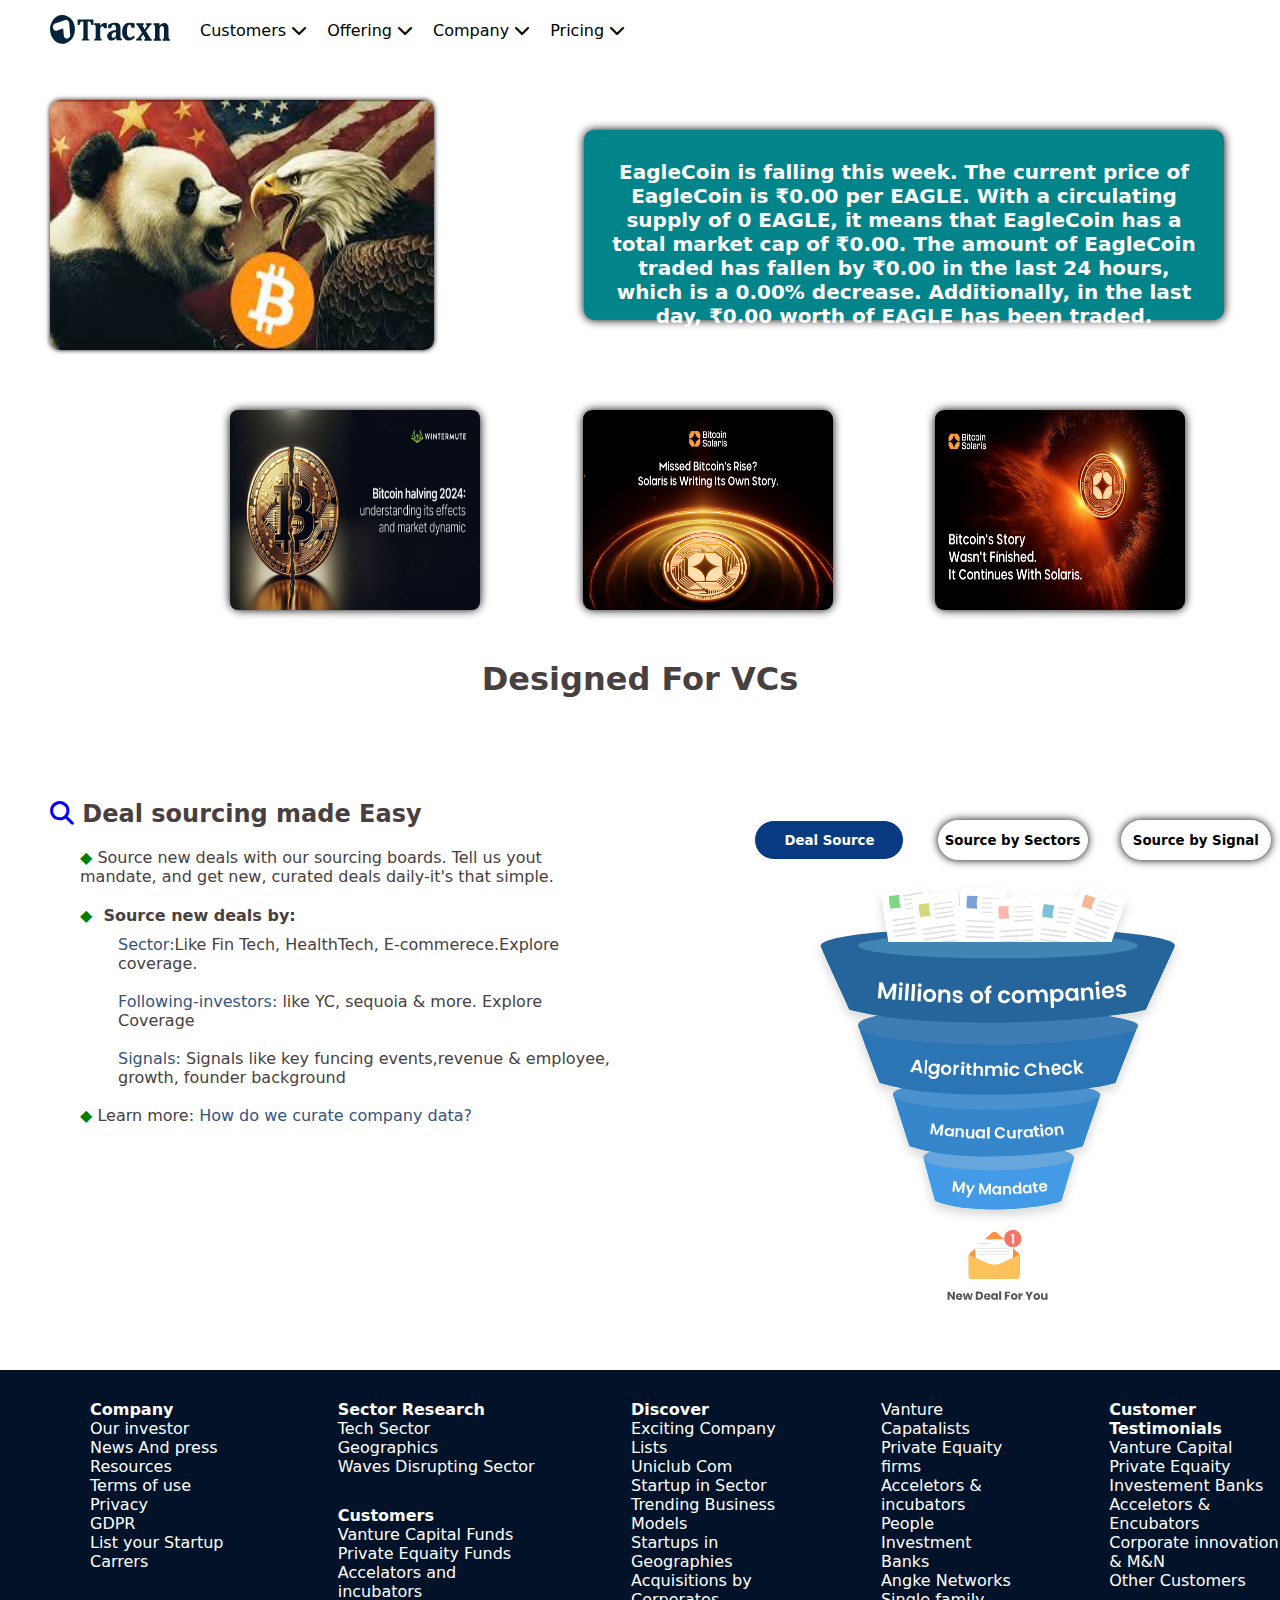
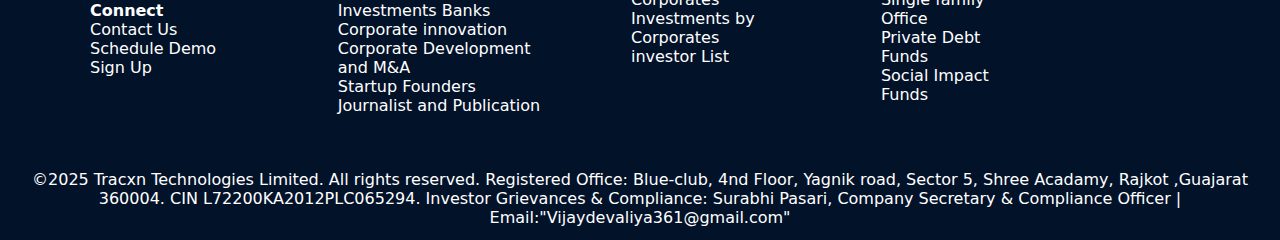
<file: index.html>
<!DOCTYPE html>
<html lang="en">

<head>
    <meta charset="UTF-8">
    <meta name="viewport" content="width=device-width, initial-scale=1.0">
    <title>Event Example in java script</title>
    <style>
        *{
            margin: 0;
            padding: 0;
        }
    </style>
    <script src="jquery-3.7.1.js"></script>
    

    <script src="customers.js"></script>
    <link rel="stylesheet" href="https://cdnjs.cloudflare.com/ajax/libs/font-awesome/6.5.0/css/all.min.css">



</head>


<body>
    <header id="navbar">
        <!-- <h2 id="header1"> <i class="fa-solid fa-circle-arrow-up"></i>Tracxn</h2> -->
        <img src="tracxn-logo-full-100x22.svg" id="header1">
        <ul id="ul1">
            <li>
                <a id="ven" href="customers.html">Customers <i class="fa-solid fa-chevron-down"></i></a>
                
            </li>
            <li>
                <a id="offer" href="offering.html" >Offering <i class="fa-solid fa-chevron-down"></i></a>
            </li>
            <li>
                <a id="company">Company <i class="fa-solid fa-chevron-down"></i><a>
            </li>
            <li>
                <a id="pricing" href="Pricing.html">Pricing <i class="fa-solid fa-chevron-down"></i><a>

            </li>



        </ul>


    </header>

    <div id="first-page-in-main">
        <img src="bitcoin.jpeg" id="index-img">
        <div id="first-div-in-content">
            <div id="first-div-information">
            EagleCoin is falling this week. The current price of EagleCoin is ₹0.00 per EAGLE. With a circulating supply of 0 EAGLE, it means that EagleCoin has a total market cap of ₹0.00. The amount of EagleCoin traded has fallen by ₹0.00 in the last 24 hours, which is a 0.00% decrease. Additionally, in the last day, ₹0.00 worth of EAGLE has been traded.
            </div>
            
        </div>


    </div>

    <div id="main-container-in-first">
        <div id="main-in-img1">
            <img src="bitcoin2.jpg">
        </div>
        <div id="main-in-img2">
            <img src="bitcoin3.jpeg">
        </div>

        <div id="main-in-img3">
            <img src="bitcoin4.jpeg">

        </div>

    </div>

    <div id="Content-in-h1-for-div1">
        <h1 id="h1-in-content">
            Designed For VCs

        </h1>
       

    </div>
    <div id="sourcing-easy-instructions-container">

    <div id="sourcing-easy-instructions">
        <h2><i class="fa fa-search"></i>&nbsp;Deal sourcing made Easy</h2>

        <ul id="instructions-li1">
            <li><span class="instructions-span">&#9670;</span>&nbsp;Source new deals with our sourcing boards. Tell us yout mandate, and get new, curated deals daily-it's that simple.</li>
        </ul>

        <ul id="instructions-li2">
            <li><span class="instructions-span">&#9670;</span>&nbsp; Source new deals by:
                <ul id="source-deals-li1">
                    <li><span class="source-list">Sector:</span>Like Fin Tech, HealthTech, E-commerece.Explore coverage.</li><br>
                    <li><span class="source-list">Following-investors: </span>like YC, sequoia & more. Explore Coverage </li><br>
                    <li><span class="source-list">Signals: </span>Signals like key funcing events,revenue & employee, growth, founder background</li><br>
                </ul>
            </li>

        </ul>
        <ul id="instructions-li3">
            <li><span class="instructions-span1">&#9670;</span> Learn more: <span class="sourcing-span1-in-span">How do we curate company data?</span></li>
        </ul>


    </div>

    <div id="source-new-deal-for">
        <div id="imges-link-div">

            <button id="button-in-source-deal">Deal Source</button>
            <button id="button1-in-source-deal">Source by Sectors</button>
            <button id="button2-in-source-deal">Source by Signal</button>
        
        </div>
        <div id="source-img">
            <img src="deal-source.svg" id="source1-img1">
        </div>
        

    </div>

    </div>


    <div id="company-footer">
        <div id="company-ul1-div">
        <ul id="company-ul1">
            <li id="company-li1">

                Company 
                
                
                <ul id="company-ul1-in-ul">
                    <li >Our investor</li>
                    <li >News And press Resources</li>
                    <li>Terms of use</li>
                    <li>Privacy</li>
                    <li>GDPR</li>
                    <li>List your Startup</li>
                    <li>Carrers</li>

                </ul>
            </li>
        </ul>

        <ul id="contact-footer-in-ul">
            <li>
                Connect
                
                <ul id="contact-in-ul1"> 
                    <li>Contact Us</li>
                    <li>Schedule Demo</li>
                    <li>Sign Up</li>
                </ul>
            </li>
        </ul>
        </div>

        <div id="company-ul2-div2" >
            <ul id="Sector-Research">
                <li>
                    Sector  Research
                    <ul id="Sector-research-in-ul">
                        <li>Tech Sector</li>
                        <li>Geographics</li>
                        <li>Waves Disrupting Sector</li>
                    </ul>
                </li>
            </ul>

            <ul id="Customers-in-research-ul">
                <li>
                    Customers
                    <ul id="Customers-in-ul">
                        <li>Vanture Capital Funds</li>
                        <li>Private Equaity Funds</li>
                        <li>Accelators and incubators </li>
                        <li>Investments Banks</li>
                        <li>Corporate innovation</li>
                        <li>Corporate Development and M&A</li>
                        <li>Startup Founders</li>
                        <li>Journalist and Publication</li>

                    </ul>
                </li>
            </ul>
        </div>

        <div id="company-ul3-div3">
            <ul id="Discover-in-ul1">
                <li id="Discover-ul-in-li">
                    Discover
                    <ul id="Discover-ul-in-li2">
                        <li>Exciting Company Lists</li>
                        <li>Uniclub Com</li>
                        <li>Startup in Sector </li>
                        <li>Trending Business Models</li>
                        <li>Startups in Geographies</li>
                        <li>Acquisitions by Corporates</li>
                        <li>Investments by Corporates</li>
                        <li>investor List</li>
                    </ul>
                </li>
            </ul>

            
        </div>

        <div id="Discover-ul-div">
            <ul id="Discover-in-ul-li">
                <li>Vanture Capatalists</li>
                <li>Private Equaity firms</li>
                <li>Acceletors & incubators</li>
                <li>People</li>
                <li>Investment Banks</li>
                <li>Angke Networks</li>
                <li>Single family Office</li>
                <li>Private Debt Funds</li>
                <li>Social Impact Funds</li>
            </ul>
        </div>

        <div id="Customers Testimonials">
            <ul id="Testimonials-ul1">
                <li id="Testimonials-ul1-li">
                    Customer Testimonials
                    <ul id="Testimonials-ul2-li2">
                        <li>Vanture Capital</li>
                        <li>Private Equaity</li>
                        <li>Investement Banks</li>
                        <li>Acceletors & Encubators</li>
                        <li>Corporate innovation & M&N</li>
                        <li>Other Customers</li>
                    </ul>
                </li>
            </ul>
        </div>


    </div>
     <div id="footer-in-number-div">
        
             &copy;2025 Tracxn Technologies Limited. All rights reserved. Registered Office: Blue-club, 4nd Floor,  Yagnik road, Sector 5, Shree Acadamy, Rajkot ,Guajarat  360004. CIN L72200KA2012PLC065294.
Investor Grievances & Compliance: Surabhi Pasari, Company Secretary & Compliance Officer | Email:"Vijaydevaliya361@gmail.com"
        </div>

 



   
</body>

 </html>
</file>
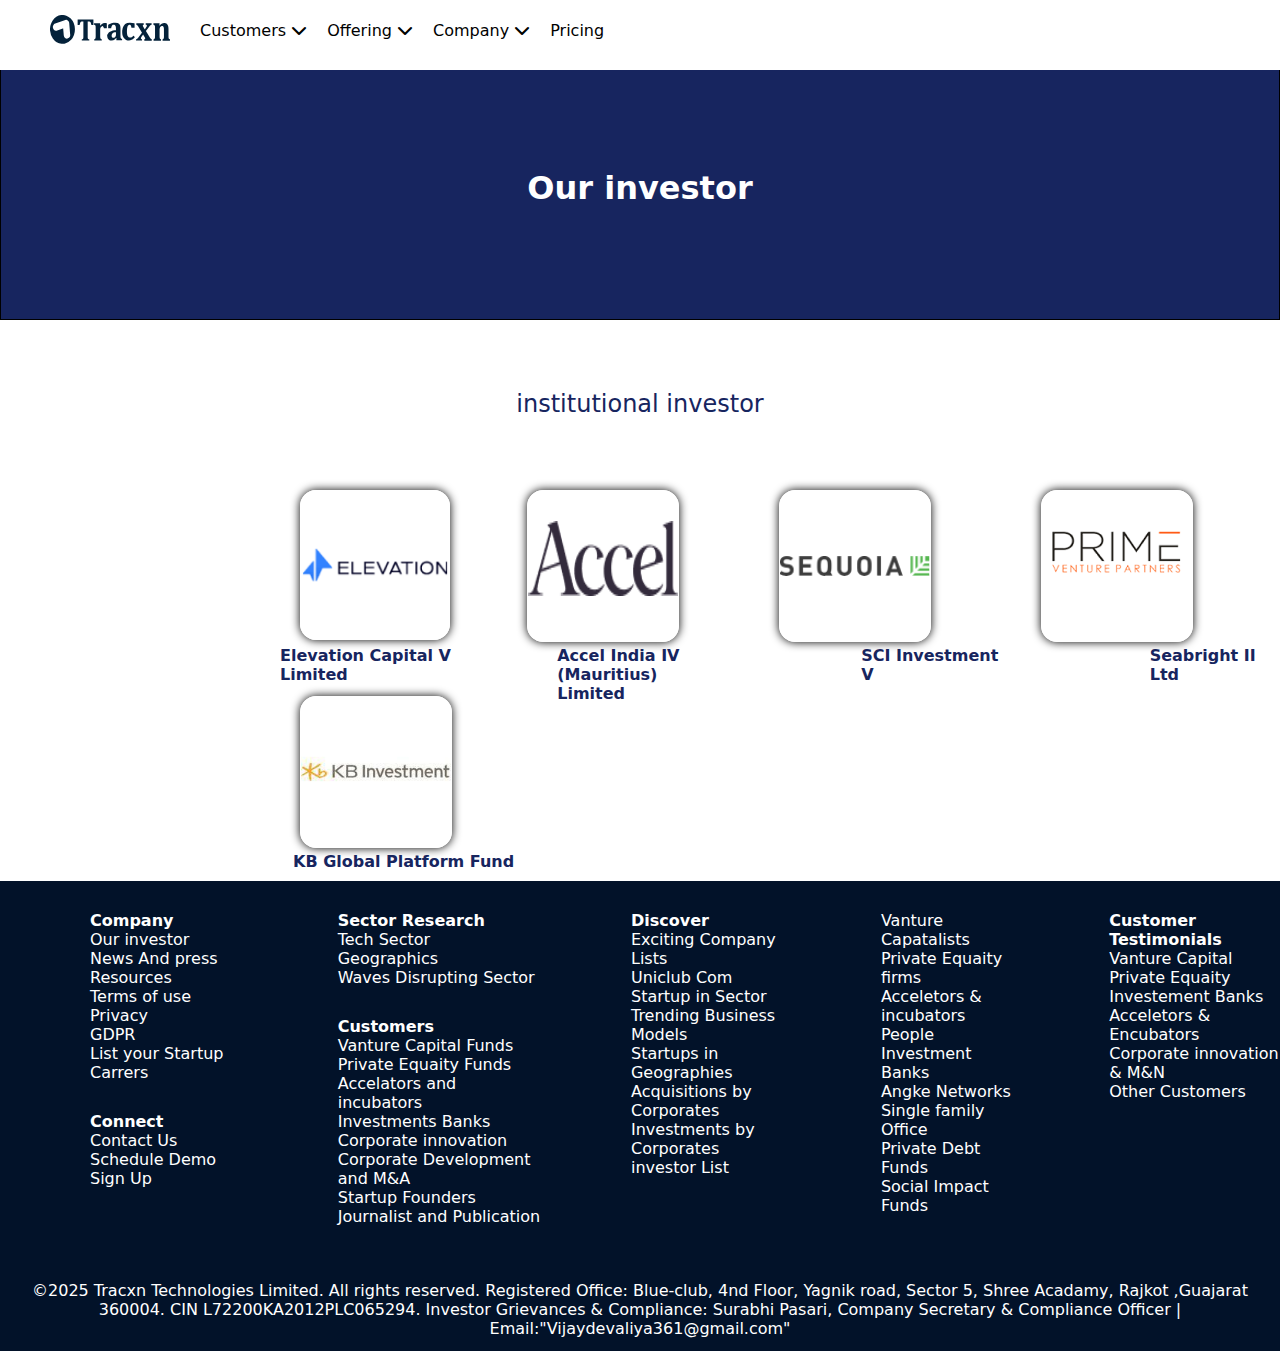
<file: Company.html>
<!DOCTYPE html>
<html lang="en">
<head>
    <meta charset="UTF-8">
    <meta name="viewport" content="width=device-width, initial-scale=1.0">
    <title>Company details</title>
    <script src="jquery-3.7.1.js"></script>
    <script src="customers.js"></script>
    <link rel="stylesheet" href="https://cdnjs.cloudflare.com/ajax/libs/font-awesome/6.5.0/css/all.min.css">

</head>
<body>
    <header id="navbar">
        <img src="tracxn-logo-full-100x22.svg" id="header1">
        <ul id="ul1">
            <li>
                <a id="ven" href="customers.html">Customers <i class="fa-solid fa-chevron-down"></i></a>
                
            </li>
            <li>
                <a id="offer" href="offering.html" >Offering <i class="fa-solid fa-chevron-down"></i></a>
            </li>
            <li>
                <a id="company">Company <i class="fa-solid fa-chevron-down"></i><a>
            </li>
            <li>
                <a id="pricing" href="Pricing.html">Pricing<a>

            </li>



        </ul>


    </header>
    <br>

    <div id="company-div-main">
        <h1 id="company-main-h1">Our investor</h1>
    </div>

    <div id="company-div2-main">

        <h2 id="company-main-h2">
            institutional investor
        </h2>
    </div>
    

    <div id="company-div3-main">
        <div id="company-img-div1"> 
        <img src="company1.png">
        </div>

        <div id="company-img-div2">

         <img src="company2.png" >
        </div>

        <div id="company-img-div3">

        <img src="company3.png"> 
        </div>
        <div id="company-img-div4">    

        <img src="company5.png">
        </div>
       
    </div>

    <div id="img-p">
        <p id="img1-p1">Elevation Capital V Limited</p>
        <p id="img2-p2">Accel India IV (Mauritius) <br> Limited</p>

        <p id="img3-p3">SCI Investment V</p>
        <p id="img4-p4">Seabright II Ltd</p>
    </div>

    <div id="img5">
        <img src="company4.jpg" id="company5">
    </div>
    <p id="img5-p5">KB Global Platform Fund</p>

    <div id="company-footer">
        <div id="company-ul1-div">
        <ul id="company-ul1">
            <li id="company-li1">

                Company 
                
                
                <ul id="company-ul1-in-ul">
                    <li >Our investor</li>
                    <li >News And press Resources</li>
                    <li>Terms of use</li>
                    <li>Privacy</li>
                    <li>GDPR</li>
                    <li>List your Startup</li>
                    <li>Carrers</li>

                </ul>
            </li>
        </ul>

        <ul id="contact-footer-in-ul">
            <li>
                Connect
                
                <ul id="contact-in-ul1"> 
                    <li>Contact Us</li>
                    <li>Schedule Demo</li>
                    <li>Sign Up</li>
                </ul>
            </li>
        </ul>
        </div>

        <div id="company-ul2-div2" >
            <ul id="Sector-Research">
                <li>
                    Sector  Research
                    <ul id="Sector-research-in-ul">
                        <li>Tech Sector</li>
                        <li>Geographics</li>
                        <li>Waves Disrupting Sector</li>
                    </ul>
                </li>
            </ul>

            <ul id="Customers-in-research-ul">
                <li>
                    Customers
                    <ul id="Customers-in-ul">
                        <li>Vanture Capital Funds</li>
                        <li>Private Equaity Funds</li>
                        <li>Accelators and incubators </li>
                        <li>Investments Banks</li>
                        <li>Corporate innovation</li>
                        <li>Corporate Development and M&A</li>
                        <li>Startup Founders</li>
                        <li>Journalist and Publication</li>

                    </ul>
                </li>
            </ul>
        </div>

        <div id="company-ul3-div3">
            <ul id="Discover-in-ul1">
                <li id="Discover-ul-in-li">
                    Discover
                    <ul id="Discover-ul-in-li2">
                        <li>Exciting Company Lists</li>
                        <li>Uniclub Com</li>
                        <li>Startup in Sector </li>
                        <li>Trending Business Models</li>
                        <li>Startups in Geographies</li>
                        <li>Acquisitions by Corporates</li>
                        <li>Investments by Corporates</li>
                        <li>investor List</li>
                    </ul>
                </li>
            </ul>

            
        </div>

        <div id="Discover-ul-div">
            <ul id="Discover-in-ul-li">
                <li>Vanture Capatalists</li>
                <li>Private Equaity firms</li>
                <li>Acceletors & incubators</li>
                <li>People</li>
                <li>Investment Banks</li>
                <li>Angke Networks</li>
                <li>Single family Office</li>
                <li>Private Debt Funds</li>
                <li>Social Impact Funds</li>
            </ul>
        </div>

        <div id="Customers Testimonials">
            <ul id="Testimonials-ul1">
                <li id="Testimonials-ul1-li">
                    Customer Testimonials
                    <ul id="Testimonials-ul2-li2">
                        <li>Vanture Capital</li>
                        <li>Private Equaity</li>
                        <li>Investement Banks</li>
                        <li>Acceletors & Encubators</li>
                        <li>Corporate innovation & M&N</li>
                        <li>Other Customers</li>
                    </ul>
                </li>
            </ul>
        </div>
        

       


        

    </div>

    <div id="footer-in-number-div">
         &copy;2025 Tracxn Technologies Limited. All rights reserved. Registered Office: Blue-club, 4nd Floor,  Yagnik road, Sector 5, Shree Acadamy, Rajkot ,Guajarat  360004. CIN L72200KA2012PLC065294.
Investor Grievances & Compliance: Surabhi Pasari, Company Secretary & Compliance Officer | Email:"Vijaydevaliya361@gmail.com"
        </div>
    </div>




    
    
</body>
</html>
</file>
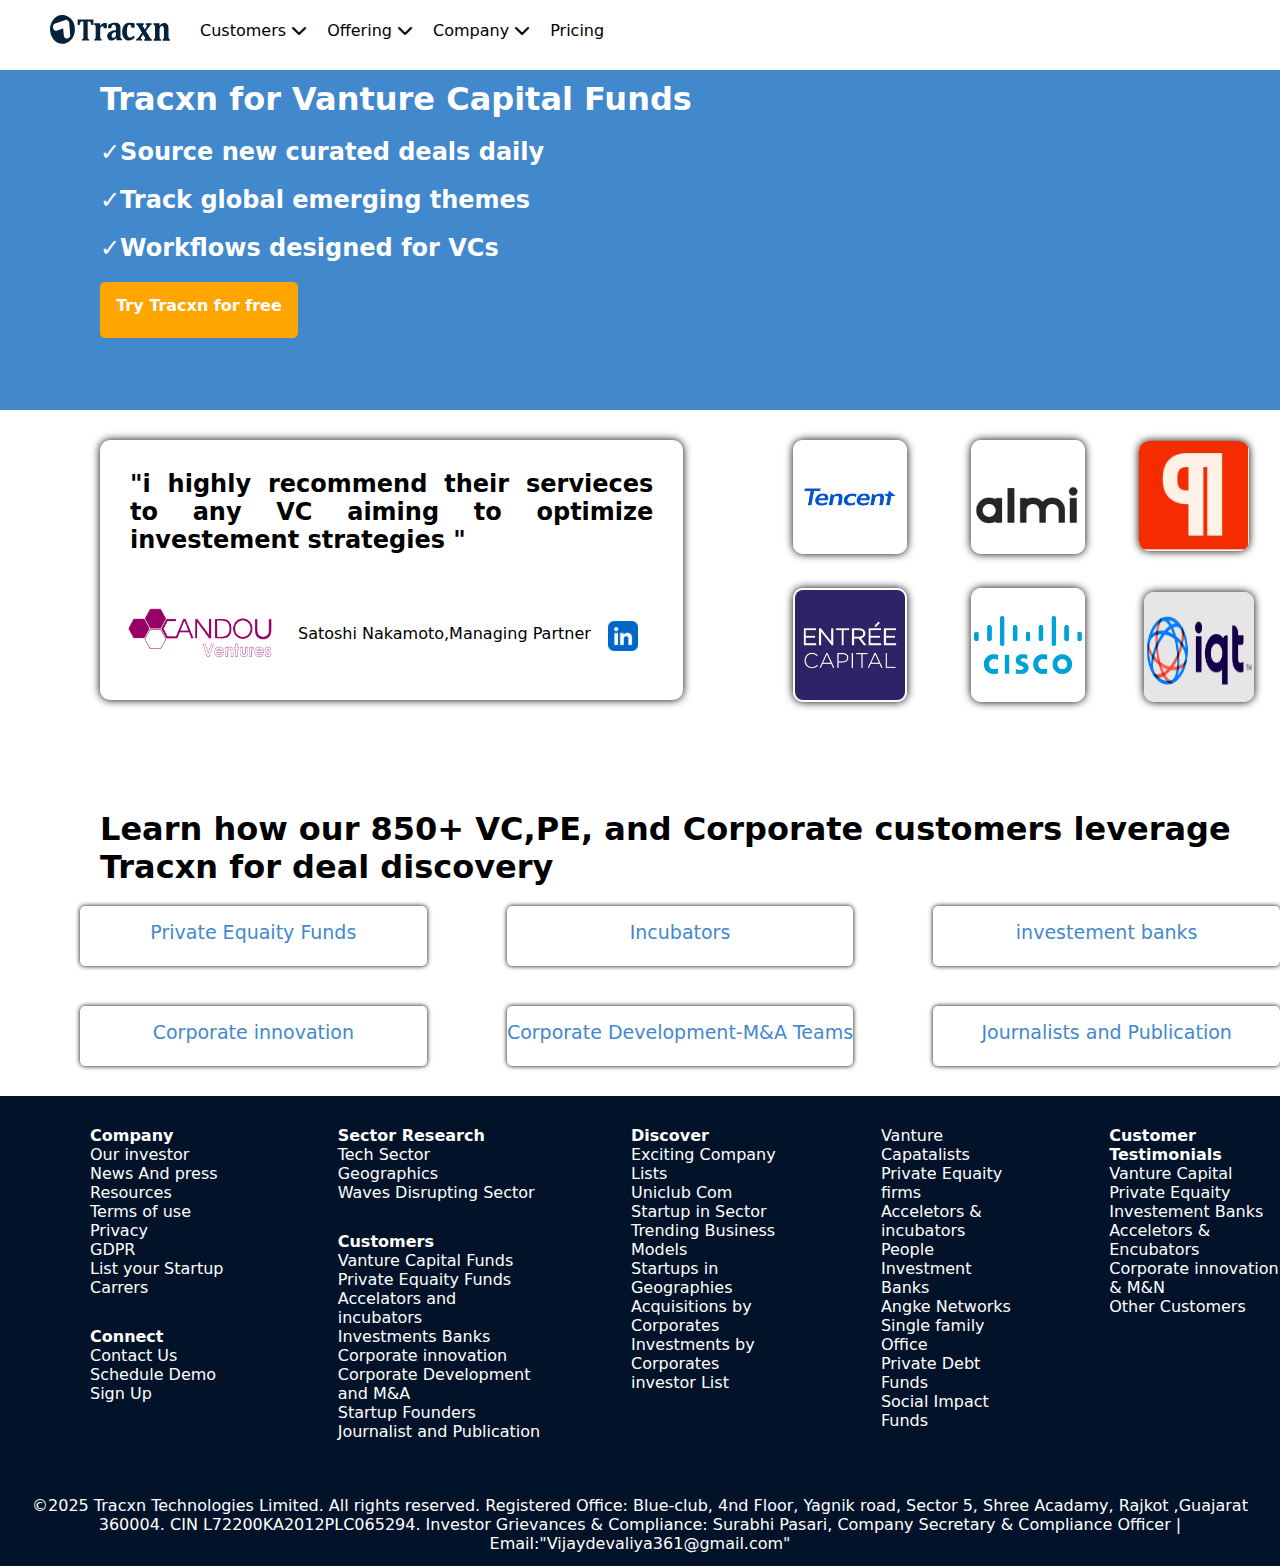
<file: customers.html>
<!DOCTYPE html>
<html lang="en">

<head>
    <meta charset="UTF-8">
    <meta name="viewport" content="width=device-width, initial-scale=1.0">
    <title>Customers in tracxn </title>
    <link rel="stylesheet" href="https://cdnjs.cloudflare.com/ajax/libs/font-awesome/6.5.0/css/all.min.css">
    <script src="jquery-3.7.1.js"></script>
    <script src="customers.js"></script>
    <link rel="stylesheet" href="customers.css">
    <style>
        
    

    </style>


    
</head>

<body>
    <header id="navbar">
        <!-- <h2 id="header1"> <i class="fa-solid fa-circle-arrow-up"></i>Tracxn</h2> -->
        <img src="tracxn-logo-full-100x22.svg" id="header1">
        <ul id="ul1">
            <li>
                <a id="ven">Customers <i class="fa-solid fa-chevron-down"></i></a>
                
            </li>
            <li>
                <a id="offer" href="offering.html" >Offering <i class="fa-solid fa-chevron-down"></i></a>
            </li>
            <li>
                <a id="company" href="Company.html">Company <i class="fa-solid fa-chevron-down"></i><a>
            </li>
            <li>
                <a id="pricing" href="Pricing.html">Pricing<a>

            </li>



        </ul>


    </header>
    <div id="main">
        <h1 id="h1">Tracxn for Vanture Capital Funds</h1>
        <h2 id="h2"><span>&check;Source</span> new curated deals daily</h2>
        <h2 id="h21"><span>&check;Track</span> global emerging themes</h2>
        <h2 id="h22"><span>&check;Workflows</span> designed for VCs</h2>


        <a href="freecard.html" id="a1">Try Tracxn for free</a>


    </div>


    <section id="content-in-left-box">
        <div id="content-in-box1">

            <h2 id="text1">"i highly recommend their servieces to any VC aiming to optimize investement strategies "
            </h2>

            <div id="content-in-box2">
                <img src="img1.png" height="50px" width="150px" id="img1">

                <p id="p1">Satoshi Nakamoto,Managing Partner</p>

                <img src="img2.webp" height="50px" id="img2">
            </div>

        </div>
        <div id="content-in-right-box">
            <img src="tecent.jpg" height="110px" width="110px" id="content-in-right-box-img1">
            <img src="aimi.jpg" height="110px" width="110px" id="content-in-right-box-img2">
            <img src="qui.png" height="110px" width="110px" id="content-in-right-box-img3">
            <img src="entree.jpg" height="110px" width="110px" id="content-in-right-box-img4">

            <img src="cisco.png" height="110px" width="110px" id="content-in-right-box-img5">

            <img src="iqt.png" height="110px" width="110px" id="content-in-right-box-img6">


        </div>
    </section>


    <footer id="footer">

        <h1 id="footer-text">Learn how our 850+ VC,PE, and Corporate customers leverage Tracxn for deal discovery</h1>

        <div id="footer-in-div"> 
            <div id="footerdiv1">
                <p id="footer-p1"> Private Equaity Funds</p>
            </div>
            <div id="footerdiv2">
                <p id="footer-p2">Incubators</p>
            </div>
            <div id="footerdiv3">
                <p id="footer-p3">investement banks</p>
            </div>
            
        </div>

        <div id="footer-in-div1">
            <div id="footerdiv4">
                <p id="footer-p4"> Corporate innovation</p>
            </div>
            <div id="footerdiv5">
                <p id="footer-p5">Corporate Development-M&A Teams</p>
            </div>
            <div id="footerdiv6"><p id="footer-p6">Journalists and Publication</p></div>
        </div>

        
        





    </footer>
    
    <div id="company-footer">
        <div id="company-ul1-div">
        <ul id="company-ul1">
            <li id="company-li1">

                Company 
                
                
                <ul id="company-ul1-in-ul">
                    <li >Our investor</li>
                    <li >News And press Resources</li>
                    <li>Terms of use</li>
                    <li>Privacy</li>
                    <li>GDPR</li>
                    <li>List your Startup</li>
                    <li>Carrers</li>

                </ul>
            </li>
        </ul>

        <ul id="contact-footer-in-ul">
            <li>
                Connect
                
                <ul id="contact-in-ul1"> 
                    <li>Contact Us</li>
                    <li>Schedule Demo</li>
                    <li>Sign Up</li>
                </ul>
            </li>
        </ul>
        </div>

        <div id="company-ul2-div2" >
            <ul id="Sector-Research">
                <li>
                    Sector  Research
                    <ul id="Sector-research-in-ul">
                        <li>Tech Sector</li>
                        <li>Geographics</li>
                        <li>Waves Disrupting Sector</li>
                    </ul>
                </li>
            </ul>

            <ul id="Customers-in-research-ul">
                <li>
                    Customers
                    <ul id="Customers-in-ul">
                        <li>Vanture Capital Funds</li>
                        <li>Private Equaity Funds</li>
                        <li>Accelators and incubators </li>
                        <li>Investments Banks</li>
                        <li>Corporate innovation</li>
                        <li>Corporate Development and M&A</li>
                        <li>Startup Founders</li>
                        <li>Journalist and Publication</li>

                    </ul>
                </li>
            </ul>
        </div>

        <div id="company-ul3-div3">
            <ul id="Discover-in-ul1">
                <li id="Discover-ul-in-li">
                    Discover
                    <ul id="Discover-ul-in-li2">
                        <li>Exciting Company Lists</li>
                        <li>Uniclub Com</li>
                        <li>Startup in Sector </li>
                        <li>Trending Business Models</li>
                        <li>Startups in Geographies</li>
                        <li>Acquisitions by Corporates</li>
                        <li>Investments by Corporates</li>
                        <li>investor List</li>
                    </ul>
                </li>
            </ul>

            
        </div>

        <div id="Discover-ul-div">
            <ul id="Discover-in-ul-li">
                <li>Vanture Capatalists</li>
                <li>Private Equaity firms</li>
                <li>Acceletors & incubators</li>
                <li>People</li>
                <li>Investment Banks</li>
                <li>Angke Networks</li>
                <li>Single family Office</li>
                <li>Private Debt Funds</li>
                <li>Social Impact Funds</li>
            </ul>
        </div>

        <div id="Customers Testimonials">
            <ul id="Testimonials-ul1">
                <li id="Testimonials-ul1-li">
                    Customer Testimonials
                    <ul id="Testimonials-ul2-li2">
                        <li>Vanture Capital</li>
                        <li>Private Equaity</li>
                        <li>Investement Banks</li>
                        <li>Acceletors & Encubators</li>
                        <li>Corporate innovation & M&N</li>
                        <li>Other Customers</li>
                    </ul>
                </li>
            </ul>
        </div>


    </div>
     <div id="footer-in-number-div">
        
             &copy;2025 Tracxn Technologies Limited. All rights reserved. Registered Office: Blue-club, 4nd Floor,  Yagnik road, Sector 5, Shree Acadamy, Rajkot ,Guajarat  360004. CIN L72200KA2012PLC065294.
Investor Grievances & Compliance: Surabhi Pasari, Company Secretary & Compliance Officer | Email:"Vijaydevaliya361@gmail.com"

        </div>







    

</body>

</html>
</file>
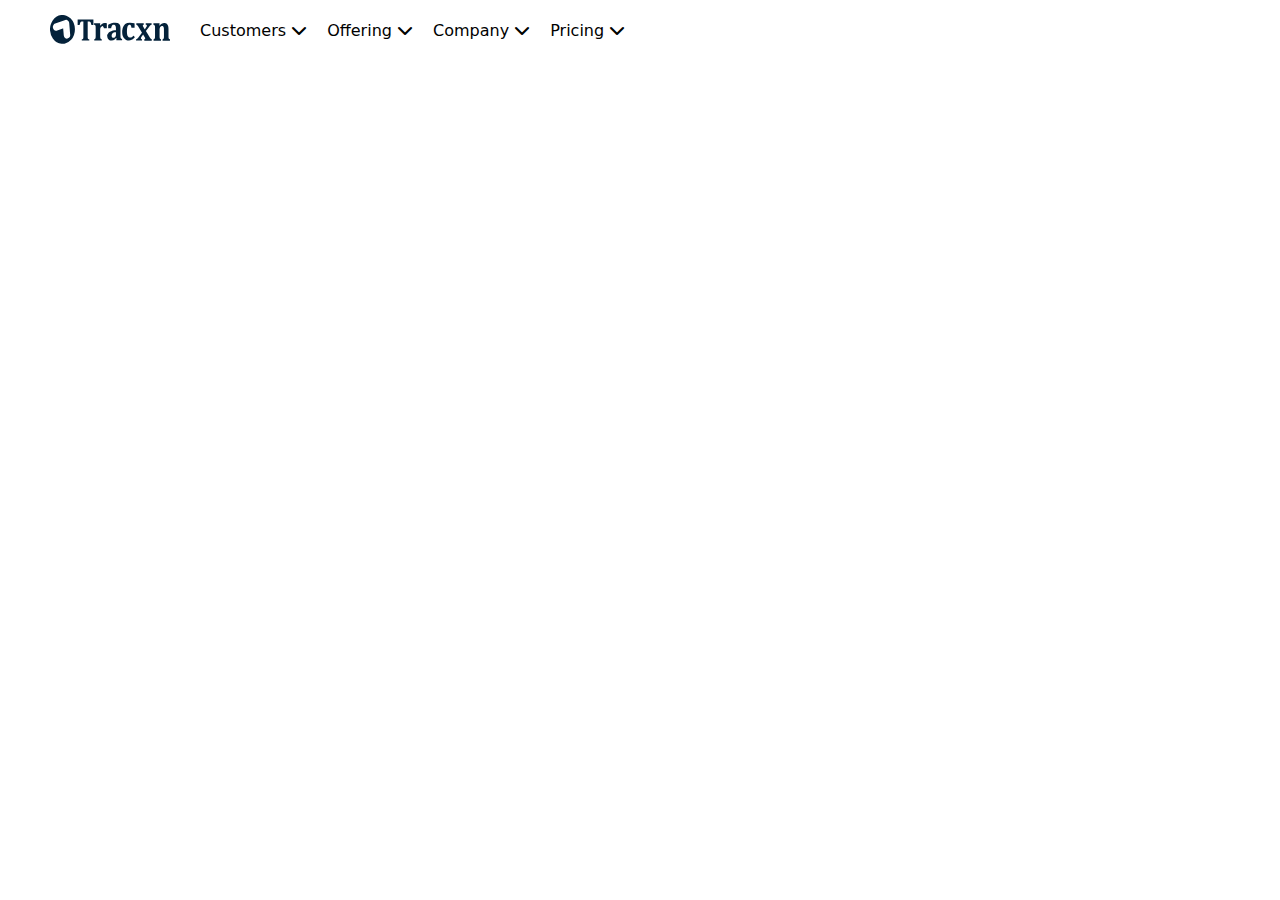
<file: media_quary_in-jquery.html>
<!DOCTYPE html>
<html lang="en">
<head>
    <meta charset="UTF-8">
    <meta name="viewport" content="width=device-width, initial-scale=1.0">
    <title>Media quary in jquary</title>
    <!-- <script src="https://code.jquery.com/jquery-3.7.1.js"
  integrity="sha256-eKhayi8LEQwp4NKxN+CfCh+3qOVUtJn3QNZ0TciWLP4="
  crossorigin="anonymous"></script> -->
  <script src="jquery-3.7.1.js"></script>

    <script src="media.js"></script>
    <link rel="stylesheet" href="https://cdnjs.cloudflare.com/ajax/libs/font-awesome/6.5.0/css/all.min.css">
</head>
<body>

    <header id="navbar">
        <img src="tracxn-logo-full-100x22.svg" id="img_header">
        <ul  id="ul1">
            <li>
                <a href="#" id="cus">Customers <i class="fa-solid fa-chevron-down"></i></a>
            </li>

            <li>
                <a href="#" id="Offe">Offering <i class="fa-solid fa-chevron-down"></i></a>
            </li>

            <li>
                <a href="#" id="Com">Company <i class="fa-solid fa-chevron-down"></i></a>
            </li>

            <li>
                <a href="#" id="pricing">Pricing <i class="fa-solid fa-chevron-down"></i></a>
            </li>
        </ul>



    </header>
    
</body>
</html>
</file>
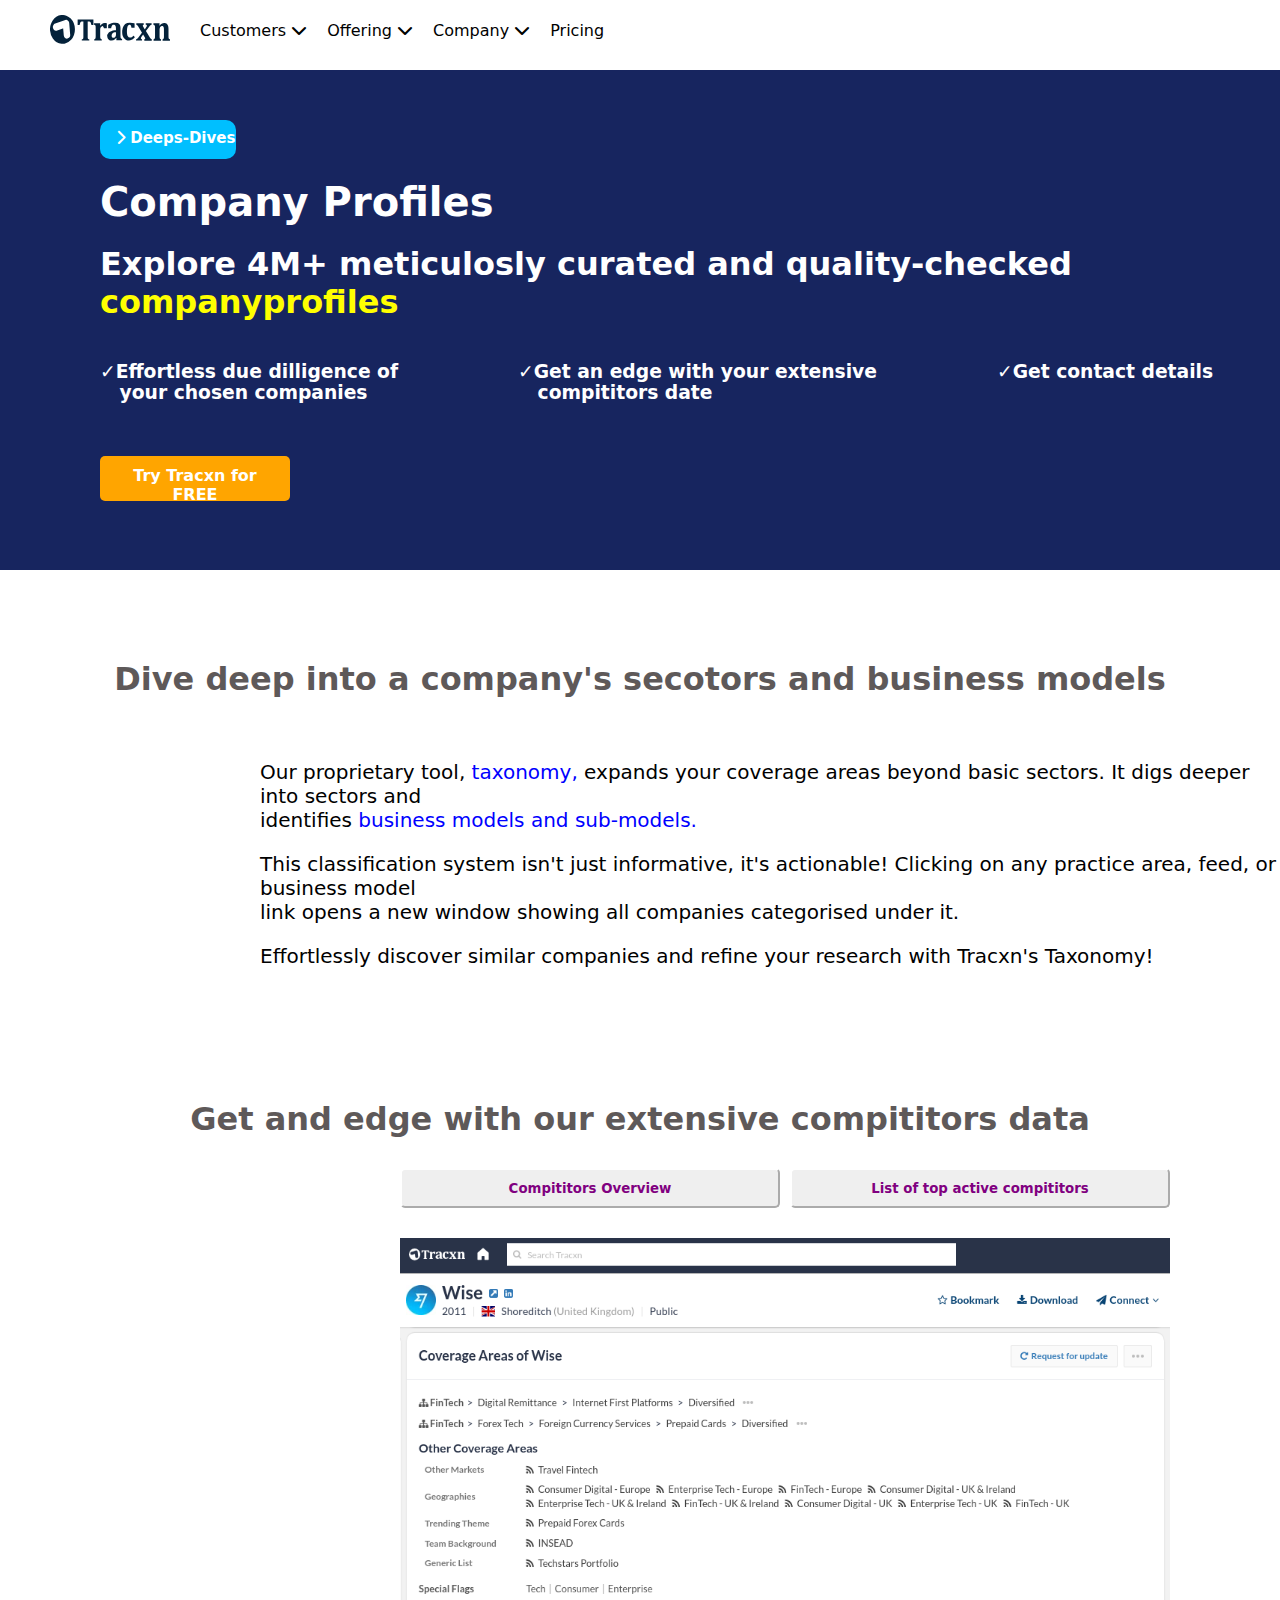
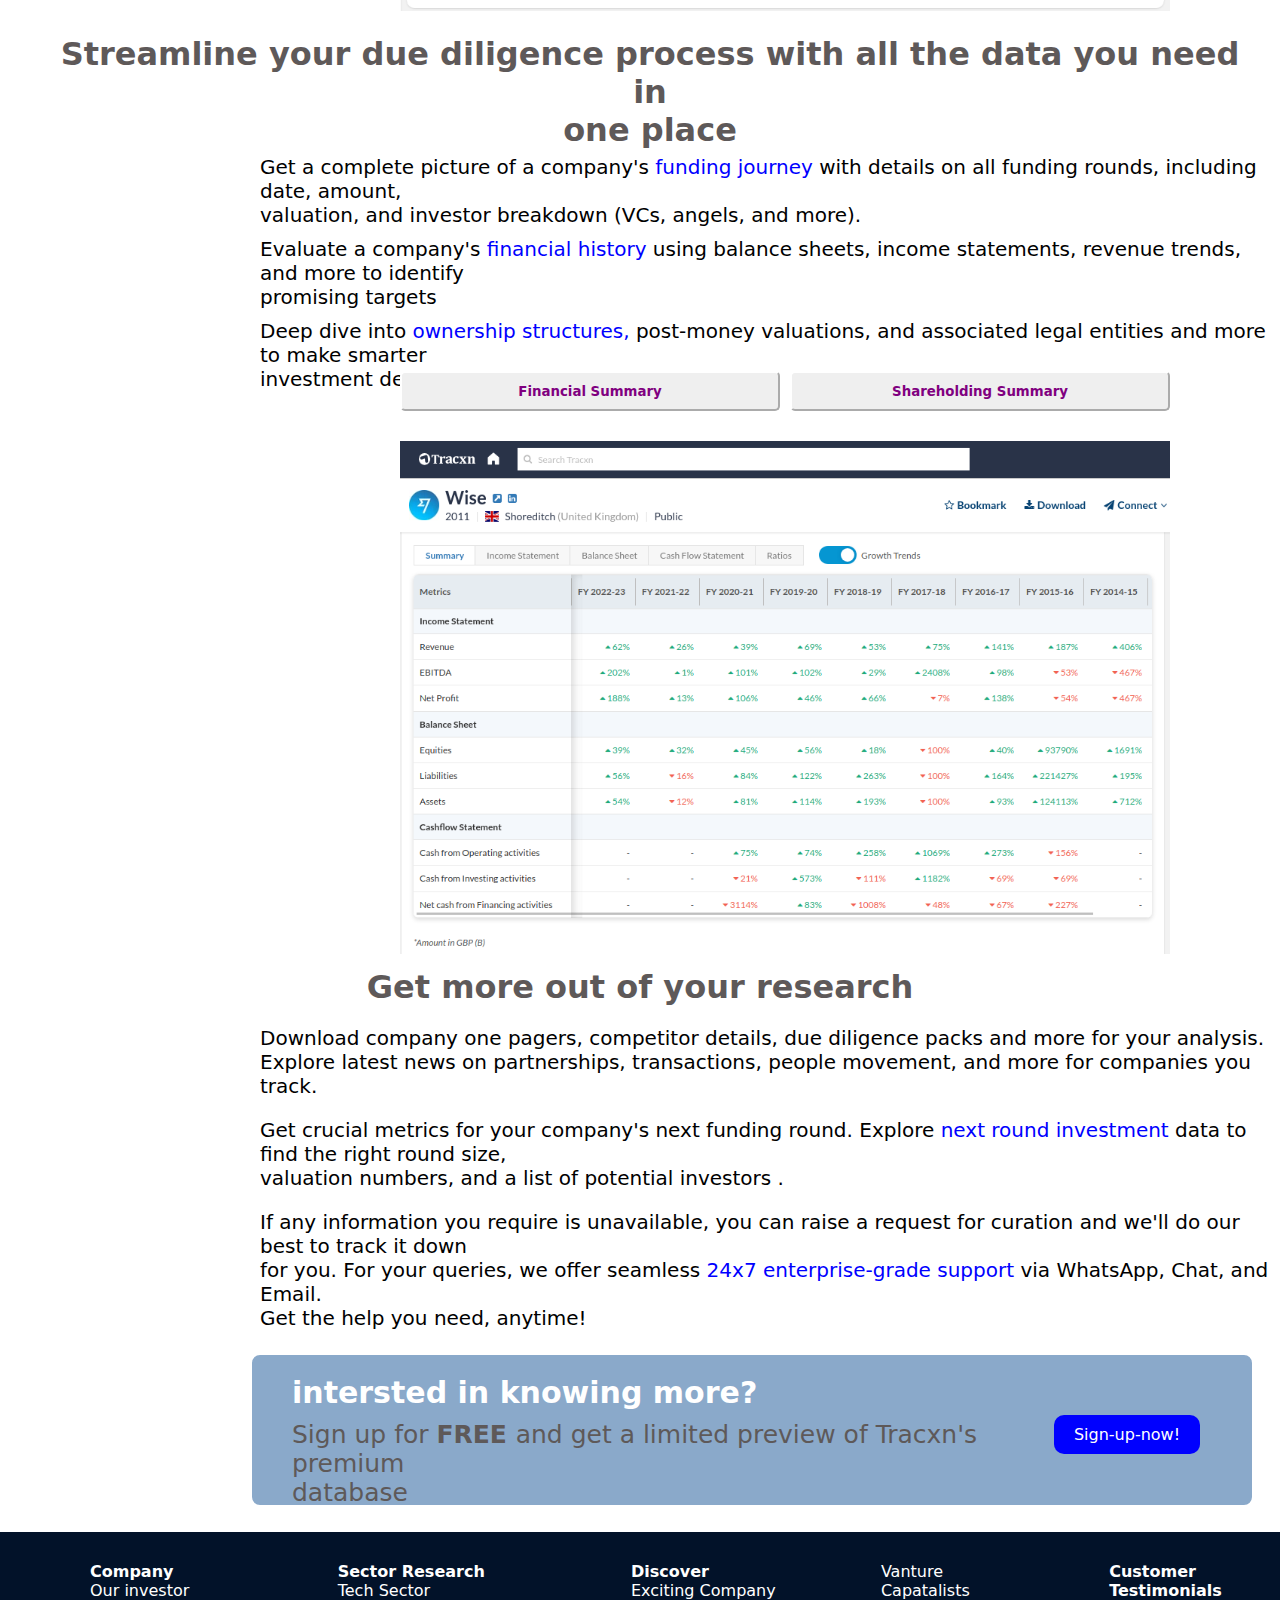
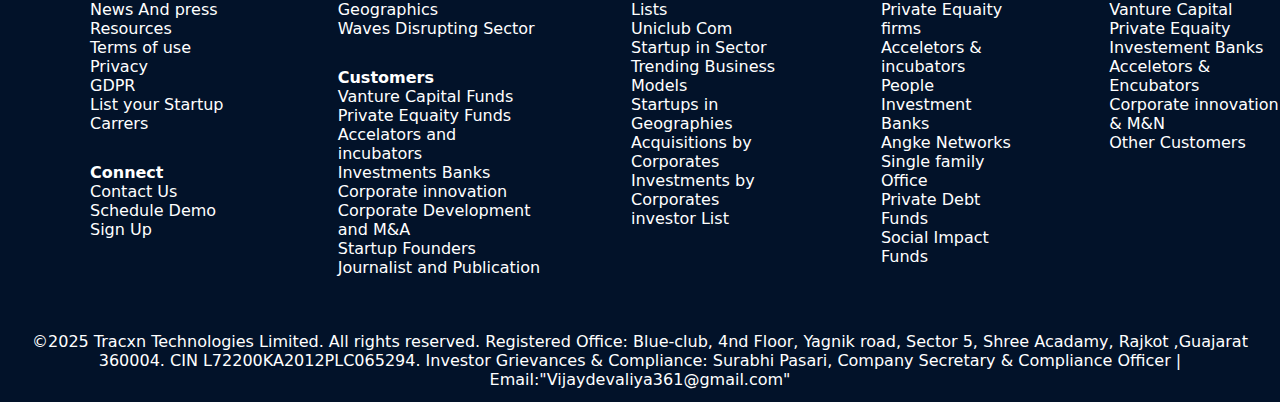
<file: offering.html>
<!DOCTYPE html>
<html lang="en">

<head>
    <meta charset="UTF-8">
    <meta name="viewport" content="width=device-width, initial-scale=1.0">
    <title>Offering In Tracxn </title>
    <script src="jquery-3.7.1.js"></script>
    <script src="customers.js"></script>

    <!-- <link rel="stylesheet" href="offering.css"> -->
    <link rel="stylesheet" href="https://cdnjs.cloudflare.com/ajax/libs/font-awesome/6.5.0/css/all.min.css">



</head>

<body>

    <header id="navbar">
        <!-- <h2 id="header1"> <i class="fa-solid fa-circle-arrow-up"></i>Tracxn</h2> -->
        <img src="tracxn-logo-full-100x22.svg" id="header1">
        <ul id="ul1">
            <li>
                <a id="ven" href="customers.html">Customers <i class="fa-solid fa-chevron-down"></i></a>

            </li>
            <li>
                <a id="offer" href="offering.html">Offering <i class="fa-solid fa-chevron-down"></i></a>
            </li>
            <li>
                <a id="company" href="Company.html">Company <i class="fa-solid fa-chevron-down"></i><a>
            </li>
            <li>
                <a id="pricing" href="Pricing.html">Pricing<a>

            </li>

        </ul>
    </header>


    <div id="offering">
        <a href="Deeps.html" id="Deeps"><i class="fa-solid fa-chevron-right"></i> Deeps-Dives</a>

        <h1 id="company-profile">Company Profiles</h1>

        <h1 id="h2explore">Explore 4M+ meticulosly curated and quality-checked

            <span id="unique-color-h1">companyprofiles</span>
        </h1>


        <div id="offering-in-box1">
            <h3 id="h31">&check;Effortless due dilligence of<br>&nbsp;&nbsp;&nbsp;your chosen
                companies</h3>

            <h3 id="h32">
                &check;Get an edge with your extensive <br>&nbsp;&nbsp;&nbsp;compititors date
            </h3>

            <h3 id="h33">
                &check;Get contact details
            </h3>

        </div>
        <a href="freecard.html" id="offering-free">Try Tracxn for FREE</a>


    </div>


    <div id="main-in-offering">
        <div id="main-in-h1-div">
            <h1 id="main-in-h1">Dive deep into a company's secotors and business models</h1>
        </div>


        <div id="main-in-h1-div">

            <p id="main-in-p1">Our proprietary tool,<span id="main-in-span1"> taxonomy,</span> expands your coverage
                areas beyond basic sectors. It digs deeper into sectors and <br>identifies <span id="main-in-span2">
                    business models and sub-models.</span> </p>

            <p id="main-in-p2"> This classification system isn't just informative, it's actionable! Clicking on any
                practice area, feed, or business model <br>link opens a new window showing all companies categorised
                under it.

            </p>

            <p id="main-in-p3">Effortlessly discover similar companies and refine your research with Tracxn's Taxonomy!
            </p>

        </div>

    </div>

    <div id="main-in-h2">
        <h1>Get and edge with our extensive compititors data </h1>
    </div>

    <div id="image-changed-btn">

        <button id="image-btn1">Compititors Overview</button>

        <button id="image-btn2">List of top active compititors</button>


    </div>
    <img src="tracxn1.png" id="image-tracxn">

    <div id="main-in-h1-div2">
        <h1 id="main-in-div2-h1">Streamline your due diligence process with all the data you need in <br> one place</h1>

    </div>

    <div id="main-in-div2-p">

        <p id="main-in-p1-div2">Get a complete picture of a company's <span id="funding">funding journey</span> with
            details on all funding rounds, including date, amount, <br>valuation, and investor breakdown (VCs, angels,
            and more).</p>

        <p id="main-in-p2-div2">Evaluate a company's <span id="financial">financial history</span> using balance sheets,
            income statements, revenue trends, and more to identify <br>promising targets</p>

        <p id="main-in-p3-div2">Deep dive into <span id="ownership">ownership structures,</span> post-money valuations,
            and associated legal entities and more to make smarter <br>investment decisions.</p>

    </div>

    <br>
    <br>

    <div id="image-changed-btn-div2">
        <button id="image-btn1-div2">Financial Summary</button>

        <button id="image-btn2-div2">Shareholding Summary</button>

    </div>

    <img src="tracxn3.png" id="image-div2">

    <footer id="footer-in-offering">
        <h1 id="offering-h1-footer">Get more out of your research</h1>
        <div id="footer-in-p">
            <p id="footer-in-p1">Download company one pagers, competitor details, due diligence packs and more for your
                analysis.
                <br>
                Explore latest news on partnerships, transactions, people movement, and more for companies you track.
            </p>

            <p id="footer-in-p2">Get crucial metrics for your company's next funding round. Explore <span
                    class="footer-in-span">next round investment</span> data to find the right round size,<br> valuation
                numbers, and a list of potential investors .</p>

            <p id="footer-in-p3">
                If any information you require is unavailable, you can raise a request for curation and we'll do our best to track it down <br> for you. For your queries, we offer seamless 
                <span  class="footer-in-span">24x7 enterprise-grade support</span> via WhatsApp, Chat, and Email. <br>
                Get the help you need, anytime!

            </p>

        </div>

        <div id="footer-know-more-box">
            <div id="footer-in-box1">

                <div id="box-p">
                <p id="footer-in-box-p1">intersted in knowing more?</p>
                <p id="footer-in-box-p2">Sign up for <b>FREE </b> and get a limited preview of Tracxn's premium <br> database</p>
            
                </div>


                <div id="box-link">
                            <a href="sign.html" id="footer-in-link">Sign-up-now!</a>
                </div>



            </div>

        </div>

    </footer>
    <br>
    <br>
    <br>
     
    
    <div id="company-footer">
        <div id="company-ul1-div">
        <ul id="company-ul1">
            <li id="company-li1">

                Company 
                
                
                <ul id="company-ul1-in-ul">
                    <li >Our investor</li>
                    <li >News And press Resources</li>
                    <li>Terms of use</li>
                    <li>Privacy</li>
                    <li>GDPR</li>
                    <li>List your Startup</li>
                    <li>Carrers</li>

                </ul>
            </li>
        </ul>

        <ul id="contact-footer-in-ul">
            <li>
                Connect
                
                <ul id="contact-in-ul1"> 
                    <li>Contact Us</li>
                    <li>Schedule Demo</li>
                    <li>Sign Up</li>
                </ul>
            </li>
        </ul>
        </div>

        <div id="company-ul2-div2" >
            <ul id="Sector-Research">
                <li>
                    Sector  Research
                    <ul id="Sector-research-in-ul">
                        <li>Tech Sector</li>
                        <li>Geographics</li>
                        <li>Waves Disrupting Sector</li>
                    </ul>
                </li>
            </ul>

            <ul id="Customers-in-research-ul">
                <li>
                    Customers
                    <ul id="Customers-in-ul">
                        <li>Vanture Capital Funds</li>
                        <li>Private Equaity Funds</li>
                        <li>Accelators and incubators </li>
                        <li>Investments Banks</li>
                        <li>Corporate innovation</li>
                        <li>Corporate Development and M&A</li>
                        <li>Startup Founders</li>
                        <li>Journalist and Publication</li>

                    </ul>
                </li>
            </ul>
        </div>

        <div id="company-ul3-div3">
            <ul id="Discover-in-ul1">
                <li id="Discover-ul-in-li">
                    Discover
                    <ul id="Discover-ul-in-li2">
                        <li>Exciting Company Lists</li>
                        <li>Uniclub Com</li>
                        <li>Startup in Sector </li>
                        <li>Trending Business Models</li>
                        <li>Startups in Geographies</li>
                        <li>Acquisitions by Corporates</li>
                        <li>Investments by Corporates</li>
                        <li>investor List</li>
                    </ul>
                </li>
            </ul>

            
        </div>

        <div id="Discover-ul-div">
            <ul id="Discover-in-ul-li">
                <li>Vanture Capatalists</li>
                <li>Private Equaity firms</li>
                <li>Acceletors & incubators</li>
                <li>People</li>
                <li>Investment Banks</li>
                <li>Angke Networks</li>
                <li>Single family Office</li>
                <li>Private Debt Funds</li>
                <li>Social Impact Funds</li>
            </ul>
        </div>

        <div id="Customers Testimonials">
            <ul id="Testimonials-ul1">
                <li id="Testimonials-ul1-li">
                    Customer Testimonials
                    <ul id="Testimonials-ul2-li2">
                        <li>Vanture Capital</li>
                        <li>Private Equaity</li>
                        <li>Investement Banks</li>
                        <li>Acceletors & Encubators</li>
                        <li>Corporate innovation & M&N</li>
                        <li>Other Customers</li>
                    </ul>
                </li>
            </ul>
        </div>


    </div>
     <div id="footer-in-number-div">
        
             &copy;2025 Tracxn Technologies Limited. All rights reserved. Registered Office: Blue-club, 4nd Floor,  Yagnik road, Sector 5, Shree Acadamy, Rajkot ,Guajarat  360004. CIN L72200KA2012PLC065294.
Investor Grievances & Compliance: Surabhi Pasari, Company Secretary & Compliance Officer | Email:"Vijaydevaliya361@gmail.com"
        </div>


















</body>

</html>
</file>
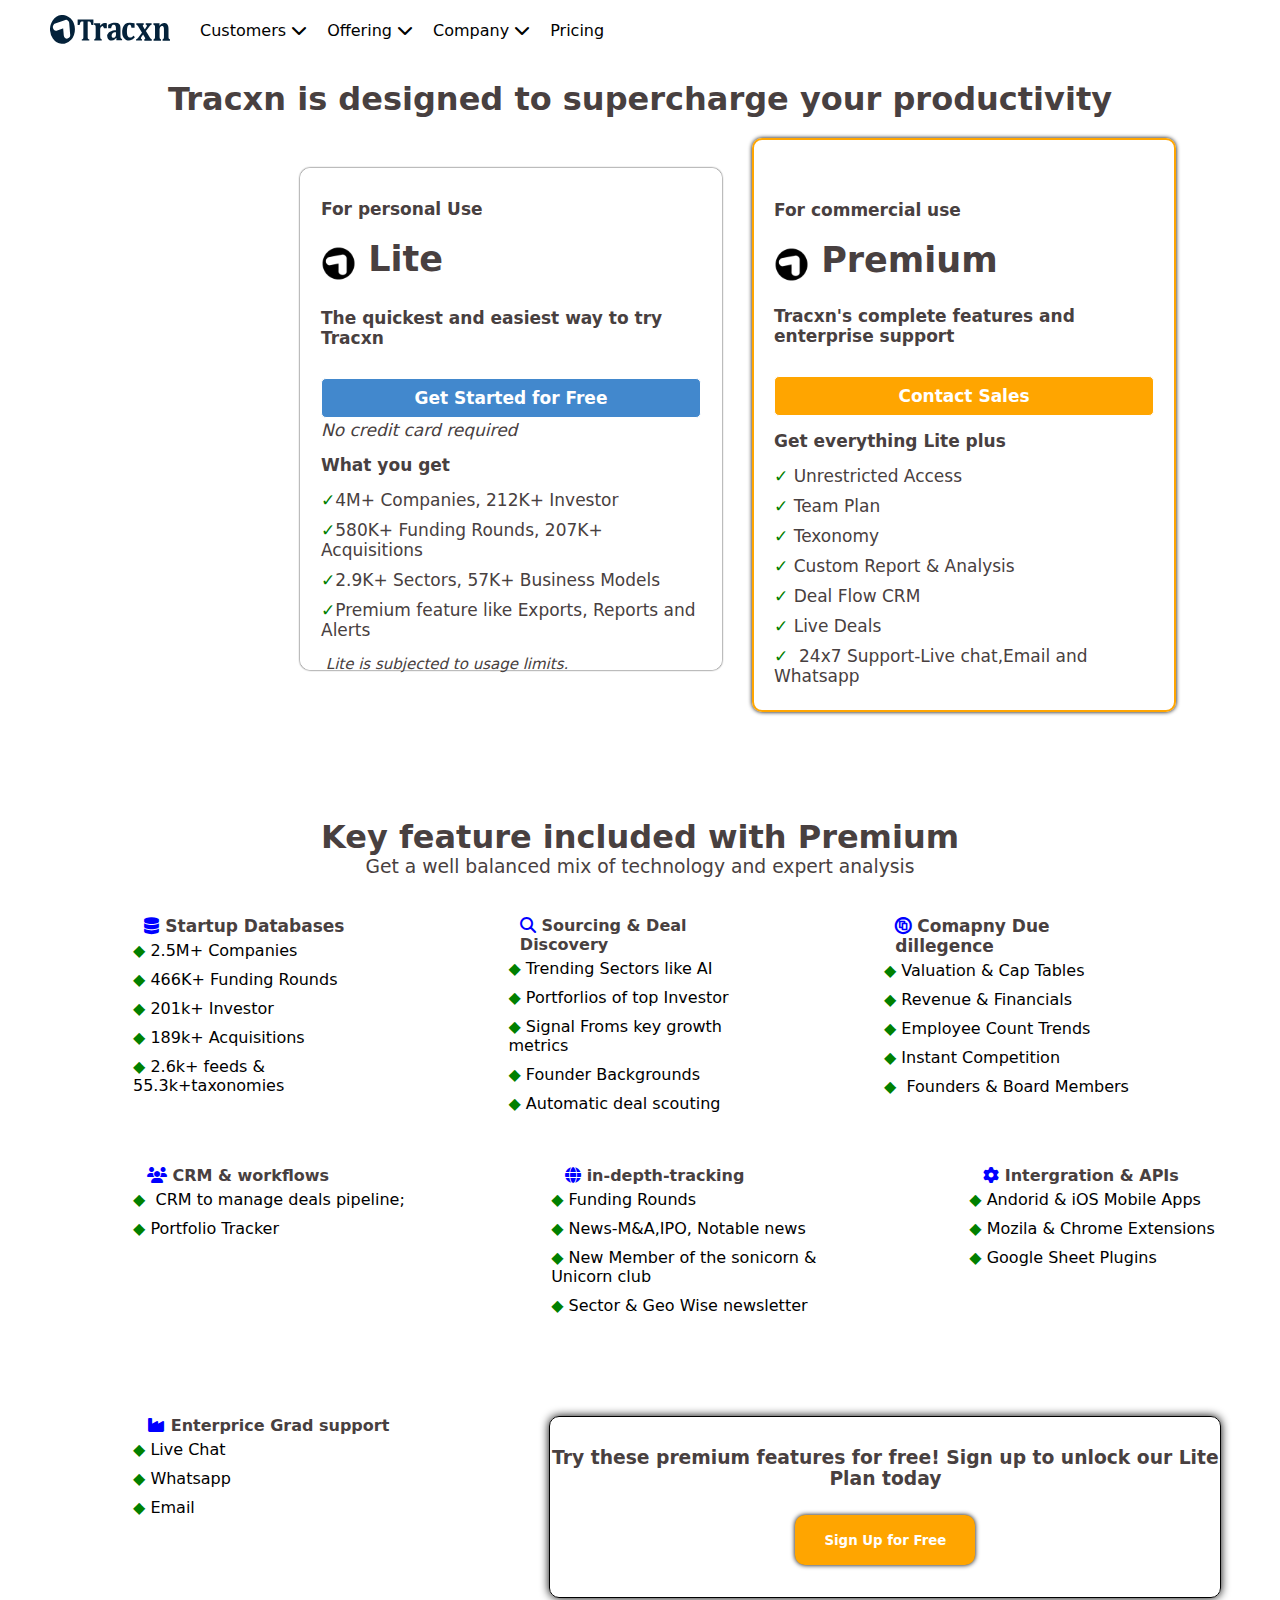
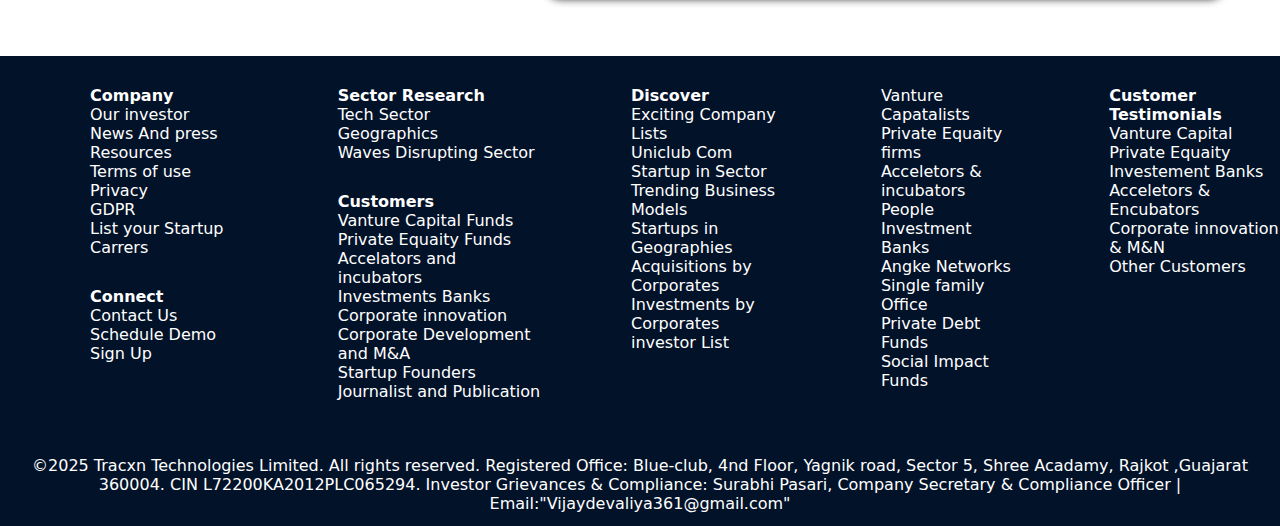
<file: Pricing.html>
<!DOCTYPE html>
<html lang="en">

<head>
    <meta charset="UTF-8">
    <meta name="viewport" content="width=device-width, initial-scale=1.0">
    <title>Pricing Details </title>
    <script src="jquery-3.7.1.js"></script>
    <script src="customers.js"></script>
    <link rel="stylesheet" href="https://cdnjs.cloudflare.com/ajax/libs/font-awesome/6.5.0/css/all.min.css">

</head>

<body>
    <header id="navbar">
        <!-- <h2 id="header1"> <i class="fa-solid fa-circle-arrow-up"></i>Tracxn</h2> -->
        <img src="tracxn-logo-full-100x22.svg" id="header1">
        <ul id="ul1">
            <li>
                <a id="ven" href="customers.html">Customers <i class="fa-solid fa-chevron-down"></i>
                
                
                </a>

            </li>
            <li>
                <a id="offer" href="offering.html">Offering <i class="fa-solid fa-chevron-down"></i></a>
            </li>
            <li>
                <a id="company" href="Company.html">Company <i class="fa-solid fa-chevron-down"></i><a>
            </li>
            <li>
                <a id="pricing">Pricing<a>



            </li>



        </ul>


    </header>

    <div id="first-h1-div">
        <h1>Tracxn is designed to supercharge your productivity

        </h1>
    </div>

    <div id="For-personal-use-for-comoricial-use">

        <div id="For-personal-use">

            <p id="princing-in-p1">For personal Use</p>


            <div id="img-icon-div">
                <img src="pricing.png" id="img-in-pricing"><span>&nbsp;Lite</span>


            </div>

            <p id="pricing-in-p2"> The quickest and easiest way to try Tracxn</p>

            <button id="button-in-link"> <a href="freecard.html" id="link-button">Get Started for Free</a></button>

            <p id="pricing-in-p3">No credit card required</p>

            <p id="pricing-in-p4">What you get</p>

            <div id="what-you-get">
                <p class="what"><span class="pricing-in-span">&check;</span>4M+ Companies, 212K+ Investor</p>
                <p class="what"><span class="pricing-in-span">&check;</span>580K+ Funding Rounds, 207K+ Acquisitions</p>
                <p class="what"><span class="pricing-in-span">&check;</span>2.9K+ Sectors, 57K+ Business Models</p>
                <p class="what"><span class="pricing-in-span">&check;</span>Premium feature like Exports, Reports and
                    Alerts</p>
                <p id="what1">&nbsp;Lite is subjected to usage limits.</p>



            </div>

        </div>

        <div id="premium">

            <p id="premium-in-p1">For commercial use</p>

            <div id="premium-in-div1">
                <img src="pricing.png" id="premium-in-img1"><span>&nbsp;Premium</span>

            </div>

            <p id="premium-in-p2">Tracxn's complete features and enterprise support</p>

            <button id="premium-in-button1"><a href="freecard.html" id="premium-in-link">Contact Sales</a></button>

            <div id="premium-in-div2">
                <p id="div2-in-p1">Get everything Lite plus </p>
            </div>
            <div id="div2-span">
                <p class="div2-span1"><span>&check;</span>&nbsp;Unrestricted Access</p>
                <p class="div2-span1"><span>&check;</span>&nbsp;Team Plan</p>
                <p class="div2-span1"><span>&check;</span>&nbsp;Texonomy</p>
                <p class="div2-span1"><span>&check;</span>&nbsp;Custom Report & Analysis</p>
                <p class="div2-span1"><span>&check;</span>&nbsp;Deal Flow CRM</p>
                <p class="div2-span1"><span>&check;</span>&nbsp;Live Deals</p>
                <p class="div2-span1"><span>&check;</span>&nbsp; 24x7 Support-Live chat,Email and Whatsapp</p>

            </div>



        </div>






    </div>

    <div id="premium-div2-keyfeature">
        <h1 id="keyfeature-in-h1">Key feature included with Premium</h1>
        <h3 id="keyfeature-in-h3">Get a well balanced mix of technology and expert analysis</h3>

    </div>


    <div id="keyfeature-technology">
        <div id="startup-database">
            <h4 id="h4-in-startup"><i class="fa-solid fa-database"></i>&nbsp;Startup Databases</h4>
            <div id="startup-database-in-div1">
                <p class="Databases-p"><span class="Databases-span">&#9670;</span>&nbsp;2.5M+ Companies</p>
                <p class="Databases-p"><span class="Databases-span">&#9670;</span>&nbsp;466K+ Funding Rounds</p>
                <p class="Databases-p"><span class="Databases-span">&#9670;</span>&nbsp;201k+ Investor</p>
                <p class="Databases-p"><span class="Databases-span">&#9670;</span>&nbsp;189k+ Acquisitions</p>
                <p class="Databases-p"><span class="Databases-span">&#9670;</span>&nbsp;2.6k+ feeds & 55.3k+taxonomies
                </p>
            </div>
        </div>
        <div id="sourcing-deal">
            <h4 id="sourcing-in-h4"><i class="fa fa-search"></i>&nbsp;Sourcing & Deal Discovery</h4>
            <div id="sourcing-in-div1">
                <p class="sourcing-deal"><span class="sourcing-span">&#9670;</span>&nbsp;Trending Sectors like AI</p>
                <p class="sourcing-deal"><span class="sourcing-span">&#9670;</span>&nbsp;Portforlios of top Investor</p>
                <p class="sourcing-deal"><span class="sourcing-span">&#9670;</span>&nbsp;Signal Froms key growth metrics
                </p>
                <p class="sourcing-deal"><span class="sourcing-span">&#9670;</span>&nbsp;Founder Backgrounds</p>
                <p class="sourcing-deal"><span class="sourcing-span">&#9670;</span>&nbsp;Automatic deal scouting</p>

            </div>

        </div>

        <div id="company-due-dilegence">
            <h4 id="company-dilegence-in-h4"><i class="fa-brands fa-creative-commons-share"></i>&nbsp;Comapny Due
                dillegence</h4>
            <div id="company-dilegence-in-p1">
                <p class="company-p"><span class="dillegence-span">&#9670</span>&nbsp;Valuation & Cap Tables</p>
                <p class="company-p"><span class="dillegence-span">&#9670</span>&nbsp;Revenue & Financials</p>
                <p class="company-p"><span class="dillegence-span">&#9670</span>&nbsp;Employee Count Trends</p>
                <p class="company-p"><span class="dillegence-span">&#9670</span>&nbsp;Instant Competition</p>
                <p class="company-p"><span class="dillegence-span">&#9670</span>&nbsp; Founders & Board Members </p>

            </div>





        </div>
    </div>

    <div id="keyfeature-technology-div2">
        <div id="crm-framworks">
            <h4 id="crm-framworks-in-h4"><i class="fas fa-users"></i>&nbsp;CRM & workflows</h4>
            <div id="crm-framworks-in-p1">
                <p class="crm-p"><span class="crm-span">&#9670</span>&nbsp; CRM  to manage deals pipeline;</p>
                <p class="crm-p"><span class="crm-span">&#9670</span>&nbsp;Portfolio Tracker</p>


            </div>

        </div>

        <div id="depth-tracking">
            <h4 id="depth-in-h4"><i class="fa-solid fa-globe"></i>&nbsp;in-depth-tracking</h4>
            <div id="depth-in-p">
                <p class="depth-p"><span class="depth-span">&#9670</span>&nbsp;Funding Rounds</p>
                <p class="depth-p"><span class="depth-span">&#9670</span>&nbsp;News-M&A,IPO, Notable news</p>
                <p class="depth-p"><span class="depth-span">&#9670</span>&nbsp;New Member of the sonicorn & Unicorn club</p>
                <p class="depth-p"><span class="depth-span">&#9670</span>&nbsp;Sector & Geo Wise newsletter </p>

            </div>

        </div>

        <div id="integration-api">
            <h4 id="api-in-h4"><i class="fa fa-cog"></i>&nbsp;Intergration & APIs</h4>
            <div id="api-p">
                <p class="api-in-p"><span class="api-span">&#9670</span>&nbsp;Andorid & iOS Mobile Apps</p>
                <p class="api-in-p"><span class="api-span">&#9670</span>&nbsp;Mozila & Chrome Extensions</p>
                <p class="api-in-p"><span class="api-span">&#9670</span>&nbsp;Google Sheet Plugins</p>

            </div>

        </div>




    </div>
    <div id="keyfeature-technology-div3">
        <div id="enterprise-grad">
            <h4 id="enterprise-in-h4"><i class="fa fa-industry"></i>&nbsp;Enterprice Grad support</h4>
            <div id="enterprice-in-div">
                <p class="enterprise-p"><span class="enterprise-span">&#9670</span>&nbsp;Live Chat </p>
                <p class="enterprise-p"><span class="enterprise-span">&#9670</span>&nbsp;Whatsapp</p>
                <p class="enterprise-p"><span class="enterprise-span">&#9670</span>&nbsp;Email</p>


            </div>

        </div>

        <div id="premium-freecard">
            <h3 id="premium-in-h2">Try these premium features for free! Sign up to unlock our Lite Plan today</h3>
            

            <button id="button-in-pricing"><a href="freecard.html">Sign Up for Free</a></button>
                

        </div>

    </div>

    <div id="company-footer">
        <div id="company-ul1-div">
        <ul id="company-ul1">
            <li id="company-li1">

                Company 
                
                
                <ul id="company-ul1-in-ul">
                    <li >Our investor</li>
                    <li >News And press Resources</li>
                    <li>Terms of use</li>
                    <li>Privacy</li>
                    <li>GDPR</li>
                    <li>List your Startup</li>
                    <li>Carrers</li>

                </ul>
            </li>
        </ul>

        <ul id="contact-footer-in-ul">
            <li>
                Connect
                
                <ul id="contact-in-ul1"> 
                    <li>Contact Us</li>
                    <li>Schedule Demo</li>
                    <li>Sign Up</li>
                </ul>
            </li>
        </ul>
        </div>

        <div id="company-ul2-div2" >
            <ul id="Sector-Research">
                <li>
                    Sector  Research
                    <ul id="Sector-research-in-ul">
                        <li>Tech Sector</li>
                        <li>Geographics</li>
                        <li>Waves Disrupting Sector</li>
                    </ul>
                </li>
            </ul>

            <ul id="Customers-in-research-ul">
                <li>
                    Customers
                    <ul id="Customers-in-ul">
                        <li>Vanture Capital Funds</li>
                        <li>Private Equaity Funds</li>
                        <li>Accelators and incubators </li>
                        <li>Investments Banks</li>
                        <li>Corporate innovation</li>
                        <li>Corporate Development and M&A</li>
                        <li>Startup Founders</li>
                        <li>Journalist and Publication</li>

                    </ul>
                </li>
            </ul>
        </div>

        <div id="company-ul3-div3">
            <ul id="Discover-in-ul1">
                <li id="Discover-ul-in-li">
                    Discover
                    <ul id="Discover-ul-in-li2">
                        <li>Exciting Company Lists</li>
                        <li>Uniclub Com</li>
                        <li>Startup in Sector </li>
                        <li>Trending Business Models</li>
                        <li>Startups in Geographies</li>
                        <li>Acquisitions by Corporates</li>
                        <li>Investments by Corporates</li>
                        <li>investor List</li>
                    </ul>
                </li>
            </ul>

            
        </div>

        <div id="Discover-ul-div">
            <ul id="Discover-in-ul-li">
                <li>Vanture Capatalists</li>
                <li>Private Equaity firms</li>
                <li>Acceletors & incubators</li>
                <li>People</li>
                <li>Investment Banks</li>
                <li>Angke Networks</li>
                <li>Single family Office</li>
                <li>Private Debt Funds</li>
                <li>Social Impact Funds</li>
            </ul>
        </div>

        <div id="Customers Testimonials">
            <ul id="Testimonials-ul1">
                <li id="Testimonials-ul1-li">
                    Customer Testimonials
                    <ul id="Testimonials-ul2-li2">
                        <li>Vanture Capital</li>
                        <li>Private Equaity</li>
                        <li>Investement Banks</li>
                        <li>Acceletors & Encubators</li>
                        <li>Corporate innovation & M&N</li>
                        <li>Other Customers</li>
                    </ul>
                </li>
            </ul>
        </div>


    </div>
     <div id="footer-in-number-div">
        
             &copy;2025 Tracxn Technologies Limited. All rights reserved. Registered Office: Blue-club, 4nd Floor,  Yagnik road, Sector 5, Shree Acadamy, Rajkot ,Guajarat  360004. CIN L72200KA2012PLC065294.
Investor Grievances & Compliance: Surabhi Pasari, Company Secretary & Compliance Officer | Email:"Vijaydevaliya361@gmail.com"
        </div>

    

</body>

</html>
</file>
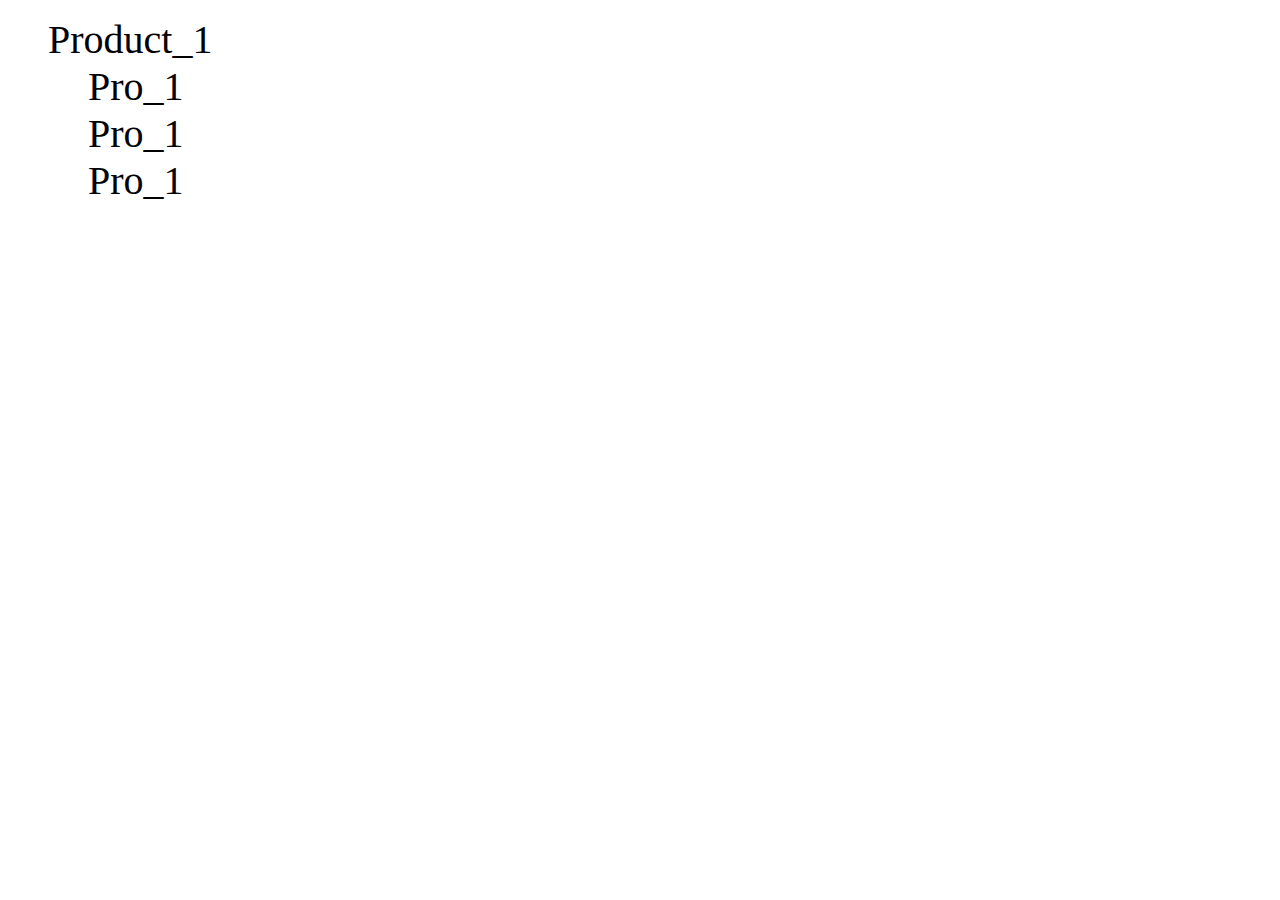
<file: test.html>
<!DOCTYPE html>
<html lang="en">
<head>
    <meta charset="UTF-8">
    <meta name="viewport" content="width=device-width, initial-scale=1.0">
    <title>Document</title>
    <style>
        #myul
        {
            list-style-type: none;
        }
        #myul li ul
        {
            list-style-type: none;
        }
        #mylist
        {
            font-size: 40px;
        }
    </style>
</head>
<body>
    <ul id="myul">
        <li id="mylist">Product_1

            <ul>
                <li>Pro_1</li>
                <li>Pro_1</li>
                <li>Pro_1</li>
            </ul>

        </li>
    </ul>
</body>
</html>
</file>
<file: customers.css>

</file>
